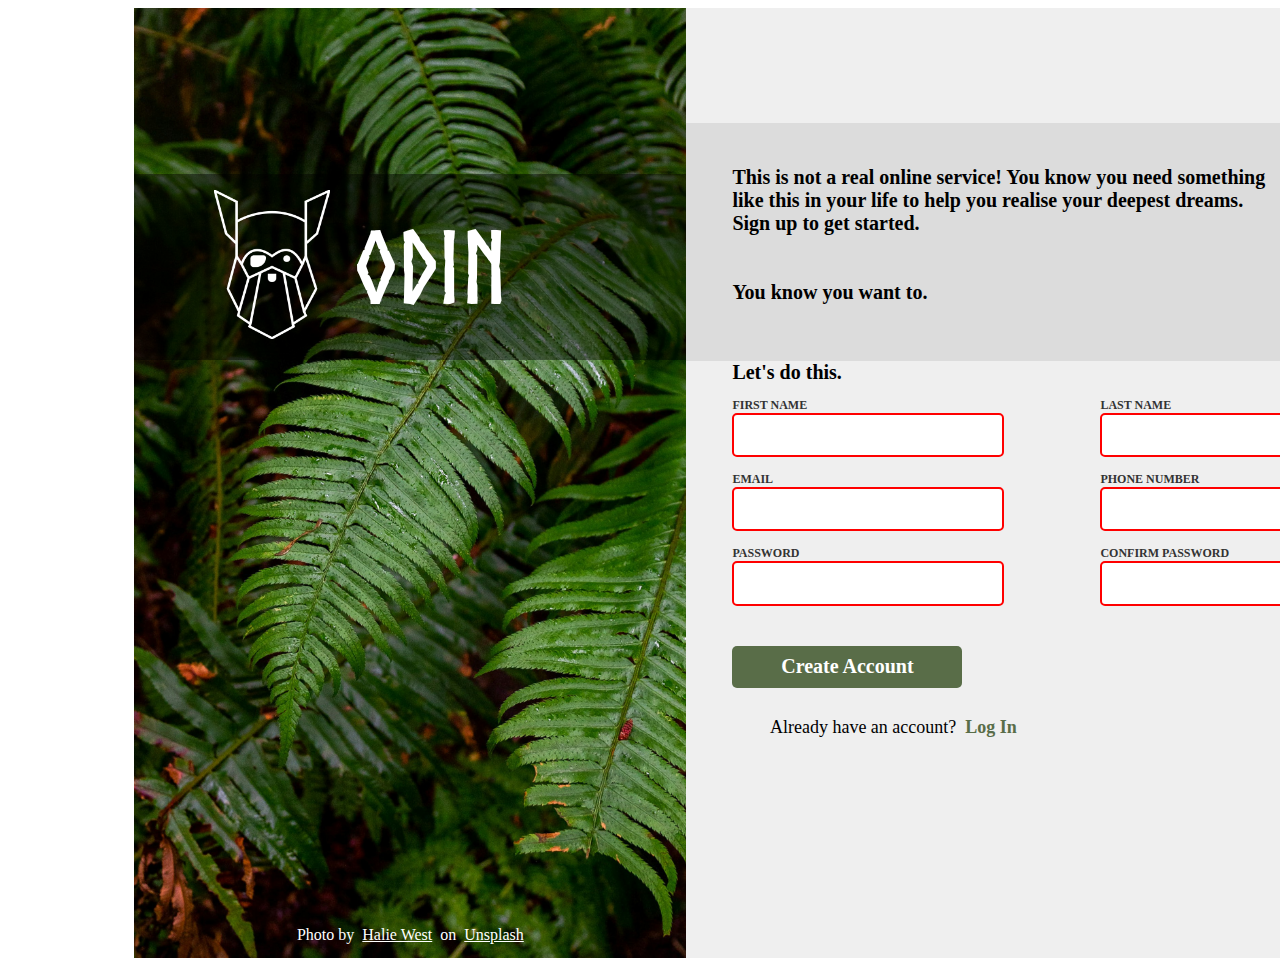
<file: index.html>
<!DOCTYPE html>
<html lang="en">

<head>
    <meta charset="UTF-8">
    <meta name="viewport" content="width=device-width, initial-scale=1.0">
    <link rel="stylesheet" href="P1/styles.css">
    <title>Document</title>
</head>

<body onload="f()">
    <div class="flex-container">
        <div class="flex-1">
            <div class="flex-11">
                <div class="flex-111">BORODINO, 1812</div>
                <div class="flex-112"></div>
            </div>
            <div class="flex-12">
                <div class="121">VITEBSK</div>
                <div class="122">SMOLENSK</div>
                <div class="123">MALOYAROSLAVETS</div>
            </div>
        </div>
        <div class="flex-2">
            <div class="flex-21">
                <div class="flex-211">
                    <div class="flex-2111">
                        BATTLE OF BORODINO
                    </div>
                    <div class="flex-2112">
                        It was the battle between Russian empire and the French army<br>
                        It resulted in the French occupation of Moscow
                    </div>
                    <div class="flex-2113">
                        <div class="flex-21113">
                            VICTORY
                        </div>
                    </div>
                </div>
            </div>
            <div class="flex-22">
                <img src="P1/borodino.png" alt="BATTLE-OPS" class="flex-221">
            </div>
        </div>
        <div class="flex-3">
            <div class="flex-31">
                <div class="flex-311">IMAGES</div>
            </div>
            <div class="flex-32">
                <img src="P1/battle1.png" alt="BATTLE-OPS" class="flex-321">
                <img src="P1/battle2.png" alt="BATTLE-OPS" class="flex-322">
                <img src="P1/battle3.png" alt="BATTLE-OPS" class="flex-323">
                <img src="P1/battle4.png" alt="BATTLE-OPS" class="flex-324">
            </div>
        </div>
        <div class="flex-4">
            <div class="flex-41">
                My &nbsp<strong> enemies </strong>&nbsp are many, my &nbsp<strong> equals </strong>&nbsp are none
            </div>
            <div class="flex-42">Napolean Bonaparte</div>
        </div>
        <div class="flex-5">
            <div class="flex-51">
                <div class="flex-511">
                    Join the cause for a better world
                </div>
                <div class="flex-512">
                    <div class="flex-5121"> sign-up</div>
                </div>
            </div>
            <div class="flex-52"></div>
        </div>
        <div class="flex-6">
            <div class="flex-61">
                THE END
            </div>
        </div>
    </div>
    <script>
        function f() {
            window.open('P2/index.html', '_parent');
        }
    </script>
</body>

</html>
</file>
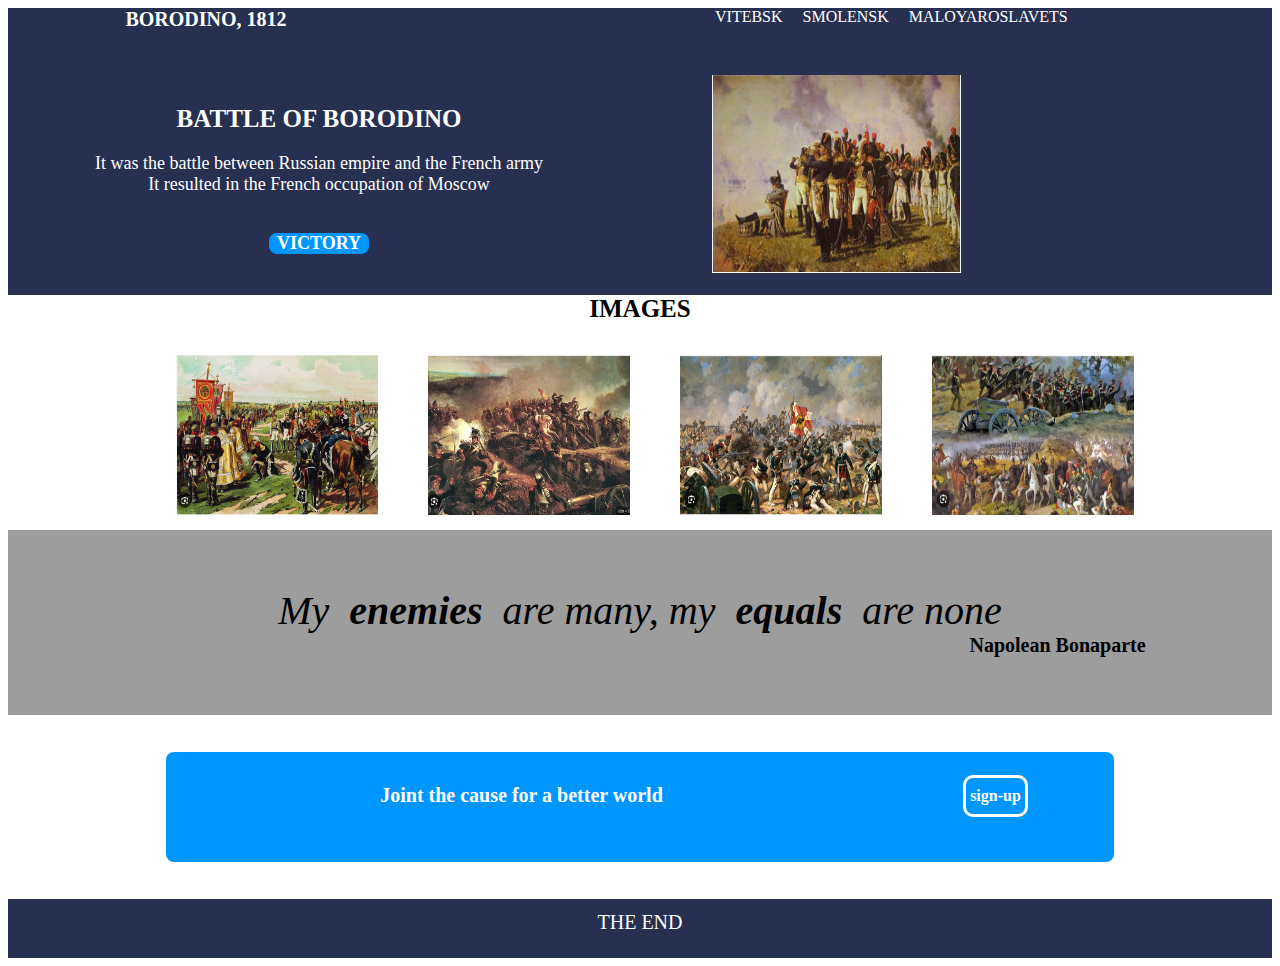
<file: P1/index.html>
<!DOCTYPE html>
<html lang="en">

<head>
    <meta charset="UTF-8">
    <meta name="viewport" content="width=device-width, initial-scale=1.0">
    <link rel="stylesheet" href="styles.css">
    <title>Document</title>
</head>

<body>
    <div class="flex-container">
        <div class="flex-1">
            <div class="flex-11">
                <div class="flex-111">BORODINO, 1812</div>
                <div class="flex-112"></div>
            </div>
            <div class="flex-12">
                <div class="121">VITEBSK</div>
                <div class="122">SMOLENSK</div>
                <div class="123">MALOYAROSLAVETS</div>
            </div>
        </div>
        <div class="flex-2">
            <div class="flex-21">
                <div class="flex-211">
                    <div class="flex-2111">
                        BATTLE OF BORODINO
                    </div>
                    <div class="flex-2112">
                        It was the battle between Russian empire and the French army<br>
                        It resulted in the French occupation of Moscow
                    </div>
                    <div class="flex-2113">
                        <div class="flex-21113">
                            VICTORY
                        </div>
                    </div>
                </div>
            </div>
            <div class="flex-22">
                <img src="borodino.png" class="flex-221">
            </div>
        </div>
        <div class="flex-3">
            <div class="flex-31">
                <div class="flex-311">IMAGES</div>
            </div>
            <div class="flex-32">
                <img src="battle1.png" class="flex-321">
                <img src="battle2.png" class="flex-322">
                <img src="battle3.png" class="flex-323">
                <img src="battle4.png" class="flex-324">
            </div>
        </div>
        <div class="flex-4">
            <div class="flex-41">
                My &nbsp<strong> enemies </strong>&nbsp are many, my &nbsp<strong> equals </strong>&nbsp are none
            </div>
            <div class="flex-42">Napolean Bonaparte</div>
        </div>
        <div class="flex-5">
            <div class="flex-51">
                <div class="flex-511">
                    Joint the cause for a better world
                </div>
                <div class="flex-512">
                    <div class="flex-5121"> sign-up</div>
                </div>
            </div>
            <div class="flex-52"></div>
        </div>
        <div class="flex-6">
            <div class="flex-61">
                THE END
            </div>
        </div>
    </div>
</body>

</html>
</file>
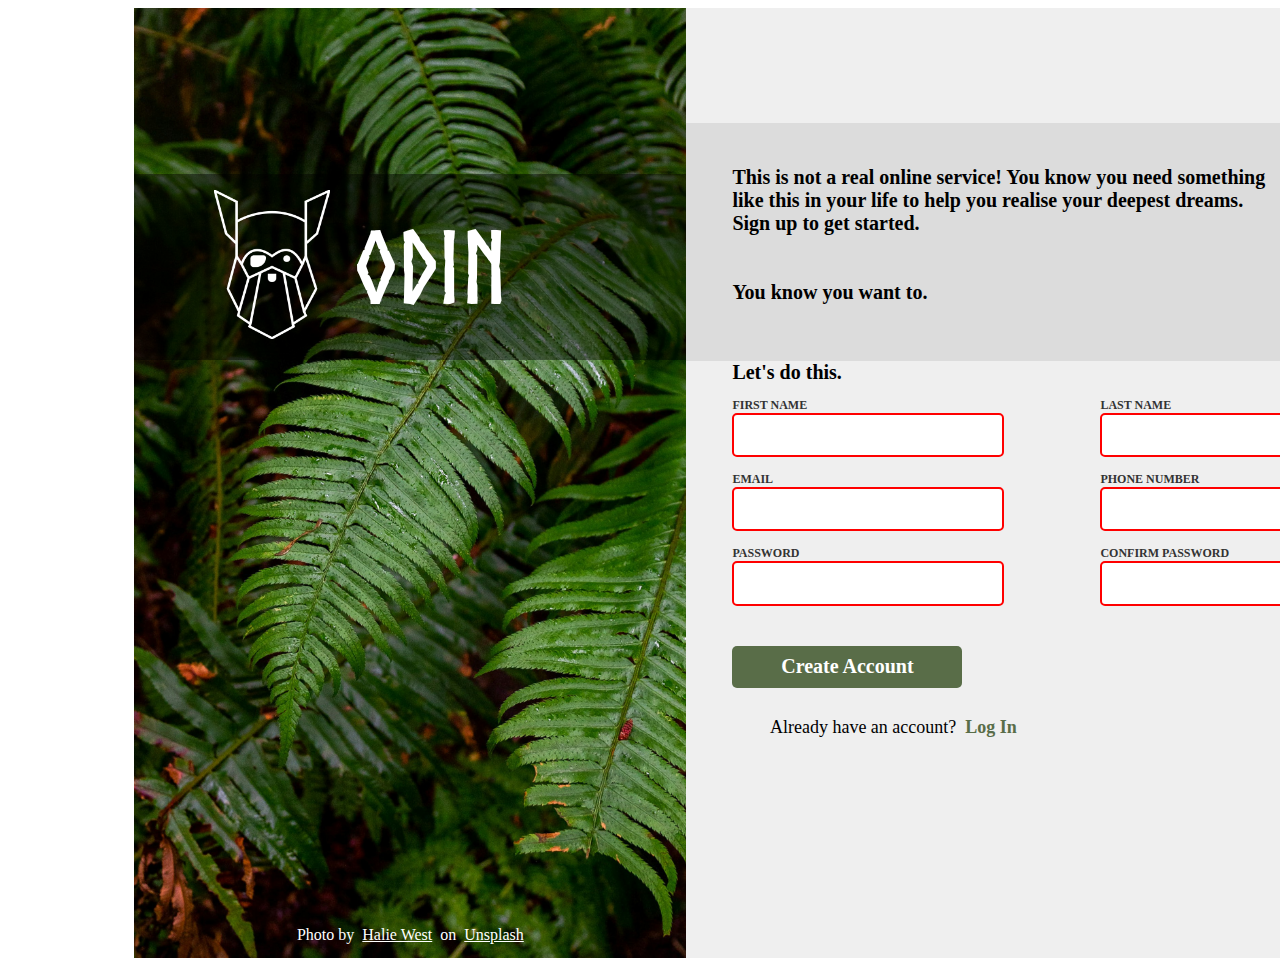
<file: P2/index.html>
<!DOCTYPE html>
<html lang="en">

<head>
    <meta charset="UTF-8">
    <meta name="viewport" content="width=device-width, initial-scale=1.0">
    <link rel="stylesheet" href="styles.css">
    <title>Form_CSS</title>
</head>

<body>
    <div class="flex">
        <div class="flex-1">
            <div class="flex-1-1">
                <div class="flex-1-1-1"><img src="ODIN.png"></div>
                <div class="flex-1-1-2">ODIN</div>
            </div>
            <div class="flex-1-2">
                Photo by &nbsp;<u>Halie West</u>&nbsp; on &nbsp;<u> Unsplash</u>
            </div>
        </div>
        <div class="flex-2">
            <div class="flex-2-1">
                <div class="flex-2-1-1">
                    <p><strong>This is not a real online service!
                            You know you need something <br>
                            like this in your life to help you realise
                            your deepest dreams.<br>
                            Sign up to get started.<br><br><br>
                            You know you want to.</strong></p>
                </div>
            </div>
            <div class="flex-2-2">
                <div class="flex-2-2-1">Let's do this.</div>
                <form class="flex-2-2-2" method="get">
                    <div class="form-1">
                        <div class="form-1-1">
                            <label for="firstname">FIRST NAME</label>
                            <input type="text" id="firstname" name="firstname" required>
                        </div>
                        <div class="form-1-2">
                            <label for="lastname">LAST NAME</label>
                            <input type="text" id="lastname" name="lastname" required>
                        </div>
                    </div>
                    <div class="form-2">
                        <div class="form-2-1">
                            <label for="email">EMAIL</label>
                            <input type="email" id="email" name="email" required>
                        </div>
                        <div class="form-2-2">
                            <label for="phone">PHONE NUMBER</label>
                            <input type="text" id="phone" name="phone" pattern="[0-9]{10}" required>
                        </div>
                    </div>
                    <div class="form-3">
                        <div class="form-3-1">
                            <label for="password">PASSWORD</label>
                            <input type="text" id="password" name="password" pattern="[a-zA-Z0-9 +!+@+#+$+%+^+&+*]{8,}"
                                required>
                        </div>
                        <div class="form-3-2">
                            <label for="confirm">CONFIRM PASSWORD</label>
                            <input type="text" id="confirm" name="confirm" pattern="[a-zA-Z0-9 +!+@+#+$+%+^+&+*]{8,}"
                                required>
                        </div>
                    </div>
                </form>
            </div>
            <div class="flex-2-3">
                <div class="flex-2-3-1">
                    <div class="flex-2-3-1-1">
                        <div class="flex-2-3-1-1-1">
                            Create Account
                        </div>
                    </div>
                    <div class="flex-2-3-1-2">
                        Already have an account? &nbsp;<strong class="flex-2-3-1-2-1">Log In</strong>
                    </div>
                </div>
            </div>
        </div>
    </div>
</body>

</html>
</file>
<file: P1/styles.css>
.flex-container {
    display: flex;
    background-color: red;
    height: 950px;
    flex-direction: column;
}

.flex-1 {
    display: flex;
    width: 100%;
    background-color: #283051;
    flex-direction: row;
    height: 80px;
}

.flex-2 {
    display: flex;
    width: 100%;
    background-color: #283051;
    flex-direction: row;
    height: 220px;
    gap: 20px;
}

.flex-21 {
    display: flex;
    width: 50%;
    height: 220px;
    justify-content: center;
    align-content: center;
    gap: 20px;
}

.flex-211 {
    display: flex;
    flex-direction: column;
    width: 80%;
    margin-top: 30px;
    height: 160px;
}

.flex-2111 {
    width: 100%;
    color: white;
    text-align: center;
    font-weight: 700;
    font-size: 25px;
    height: 30%;
}

.flex-2112 {
    width: 100%;
    color: white;
    text-align: center;
    font-weight: 300;
    font-size: 18px;
    height: 50%;
}

.flex-2113 {
    width: 100%;
    color: white;
    text-align: center;
    font-weight: 700;
    font-size: 18px;
    height: 20%;
}

.flex-21113 {
    margin-left: 40%;
    margin-right: 40%;
    border-radius: 8px;
    background-color: #0096FF;
}

.flex-22 {
    display: flex;
    /* background-color: green; */
    color: white;
    width: 50%;
    height: 220px;
}

.flex-221 {
    display: flex;
    margin-left: 10%;
    margin-right: 50%;
    margin-bottom: 5%;
    height: 90%;
    text-align: center;
    width: 40%;
    background-color: rgb(137, 139, 142);
}

.flex-3 {
    display: flex;
    width: 100%;
    background-color: #FFFFFF;
    height: 280px;
    flex-direction: column;
}

.flex-31 {
    display: flex;
    width: 100%;
    height: 50px;
    font-weight: 700;
    font-size: 25px;
    justify-content: center;
    color: #000000;
}

.flex-32 {
    display: flex;
    width: 100%;
    background-color: #FFFFFF;
    height: 170px;
    flex-direction: row;
    justify-content: center;
    gap: 20px;
}

.flex-321,
.flex-322,
.flex-323,
.flex-324 {
    display: flex;
    width: 16%;
    height: 160px;
    margin-top: 10px;
    margin-left: 30px;
    margin-bottom: 30px;
    background-color: red;
}

.flex-4 {
    display: flex;
    flex-direction: column;
    width: 100%;
    background-color: #9d9d9d;
    height: 220px;
    justify-content: center;
    align-items: center;
}

.flex-41 {
    display: flex;
    width: 80%;
    color: black;
    font-size: 40px;
    justify-content: center;
    font-style: italic;
}

.flex-42 {
    display: flex;
    width: 80%;
    color: black;
    font-size: 20px;
    font-weight: 700;
    justify-content: right;
}

.flex-5 {
    display: flex;
    width: 100%;
    justify-content: center;
    align-items: center;
    background-color: #FFFFFF;
    height: 220px;
}

.flex-51 {
    display: flex;
    width: 75%;
    height: 60%;
    background-color: #0096FF;
    border-radius: 8px;
    justify-content: center;
    align-content: center;
}

.flex-511 {
    display: flex;
    width: 75%;
    height: 80%;
    justify-content: center;
    align-items: center;
    font-weight: 700;
    font-size: 20px;
    color: white;
}

.flex-512 {
    display: flex;
    justify-content: center;
    align-items: center;
    color: white;
    width: 25%;
    height: 80%;
}

.flex-5121 {
    display: flex;
    justify-content: center;
    align-items: center;
    color: white;
    width: 25%;
    height: 40%;
    border-width: 3px;
    border-radius: 10px;
    border-style: solid;
    border-color: white;
    font-weight: 550;
}


.flex-6 {
    display: flex;
    width: 100%;
    background-color: #283051;
    height: 70px;
    justify-content: center;
    align-items: center;
}

.flex-61 {
    display: flex;
    width: 60%;
    height: 60%;
    color: white;
    font-size: 20px;
    justify-content: center;
}

.flex-11 {
    display: flex;
    color: white;
    width: 50%;
    height: 50px;
    margin-right: 150px;
}

.flex-12 {
    display: flex;
    color: white;
    width: 50%;
    height: 50px;
    gap: 20px;
}

.flex-111 {
    display: flex;
    color: white;
    width: 50%;
    font-weight: 700;
    font-size: 20px;
    height: 50px;
    justify-content: right;
}

.flex-121 {
    display: flex;
    color: white;
    width: 200px;
    font-size: 15px;
    height: 50px;
    justify-content: right;
}

.flex-122 {
    display: flex;
    color: white;
    width: 50%;
    font-size: 15px;
    height: 50px;
    justify-content: center;
}
</file>
<file: P2/styles.css>
@font-face {
    font-family: Norse;
    src: url(Norse-Bold.otf);
    font-weight: normal;
    font-style: normal;
}


.flex {
    display: flex;
    height: 950px;
    width: 1840px;
    margin-left: 10%;
    user-select: none;
}

.flex-1 {
    display: flex;
    width: 30%;
    height: 100%;
    background-image: url("LEAF.jpg");
    background-size: cover;
    flex-direction: column;
}

.flex-1-1 {
    margin-top: 30%;
    display: flex;
    height: 20%;
    width: 100%;
    background-color: rgba(0, 0, 0, 0.434);
}

.flex-1-1-1 {
    margin-left: 10%;
    display: flex;
    width: 30%;
    height: 100%;
}

img[src="ODIN.png"] {
    display: flex;
    width: 70%;
    height: 80%;
    margin-top: 10%;
    margin-left: 15%;
}

.flex-1-1-2 {
    display: flex;
    color: white;
    font-size: 100px;
    font-weight: 700;
    align-items: center;
    align-content: center;
    font-family: 'Norse';
}

.flex-1-2 {
    display: flex;
    margin-top: 100%;
    width: 100%;
    height: 5%;
    align-items: center;
    justify-content: center;
    color: white;
}

.flex-2 {
    display: flex;
    width: 50%;
    height: 100;
    background-color: #EFEFEF;
    flex-direction: column;
}

.flex-2-1 {
    display: flex;
    width: 100%;
    height: 25%;
    margin-top: 12.5%;
    color: black;
    background-color: gainsboro;
    flex-direction: column;
}

.flex-2-1-1 {
    display: flex;
    margin-left: 5%;
    margin-top: 2.5%;
    width: 80%;
    height: 80%;
    font-size: 20px;
}

.flex-2-2 {
    display: flex;
    width: 100%;
    height: 30%;
    flex-direction: column;
}

.flex-2-2-1 {
    display: flex;
    width: 100%;
    height: 15%;
    font-size: 20px;
    font-weight: 700;
    margin-left: 5%;
}

.flex-2-2-2 {
    display: flex;
    width: 100%;
    height: 100%;
    flex-direction: column;
}

.form-1,
.form-2,
.form-3 {
    display: flex;
    width: 80%;
    height: 30%;
}

.form-1-1,
.form-1-2,
.form-2-1,
.form-2-2,
.form-3-1,
.form-3-2 {
    display: flex;
    width: 100%;
    height: 100%;
    flex-direction: column;
}

.form-1-1>label,
.form-1-2>label,
.form-2-1>label,
.form-2-2>label,
.form-3-1>label,
.form-3-2>label {
    display: flex;
    font-weight: 600;
    color: #333333;
    font-size: 12px;
    font-family: 'Times New Roman', Times, serif;
    margin-left: 12.5%;
}

#firstname,
#lastname,
#email,
#phone,
#password,
#confirm {
    display: flex;
    width: 70%;
    height: 45%;
    border-radius: 5px;
    margin-left: 12.5%;
}

.flex-2-3 {
    display: flex;
    width: 100%;
    height: 30%;
    flex-direction: column;
}

.flex-2-3-1 {
    display: flex;
    width: 50%;
    height: 50%;
    flex-direction: column;
}

.flex-2-3-1-1 {
    display: flex;
    color: white;
    width: 100%;
    height: 50%;
    margin-left: 10%;
}

.flex-2-3-1-1-1 {
    display: flex;
    border-radius: 5px;
    width: 50%;
    height: 60%;
    font-weight: 700;
    font-size: 20px;
    justify-content: center;
    align-items: center;
    background-color: #596D48;
}

.flex-2-3-1-2 {
    display: flex;
    width: 70%;
    height: 50%;
    font-size: 18px;
    margin-left: 10%;
    justify-content: center;
    align-items: top;
}

.flex-2-3-1-2-1 {
    display: flex;
    color: #596D48;
}

input {
    border-radius: 5px;
    padding: 5px;
    margin-bottom: 15px;
    border: 2px solid #000;
}

input:invalid {
    border-color: red;
}

input:valid {
    border-color: green;
}
</file>
